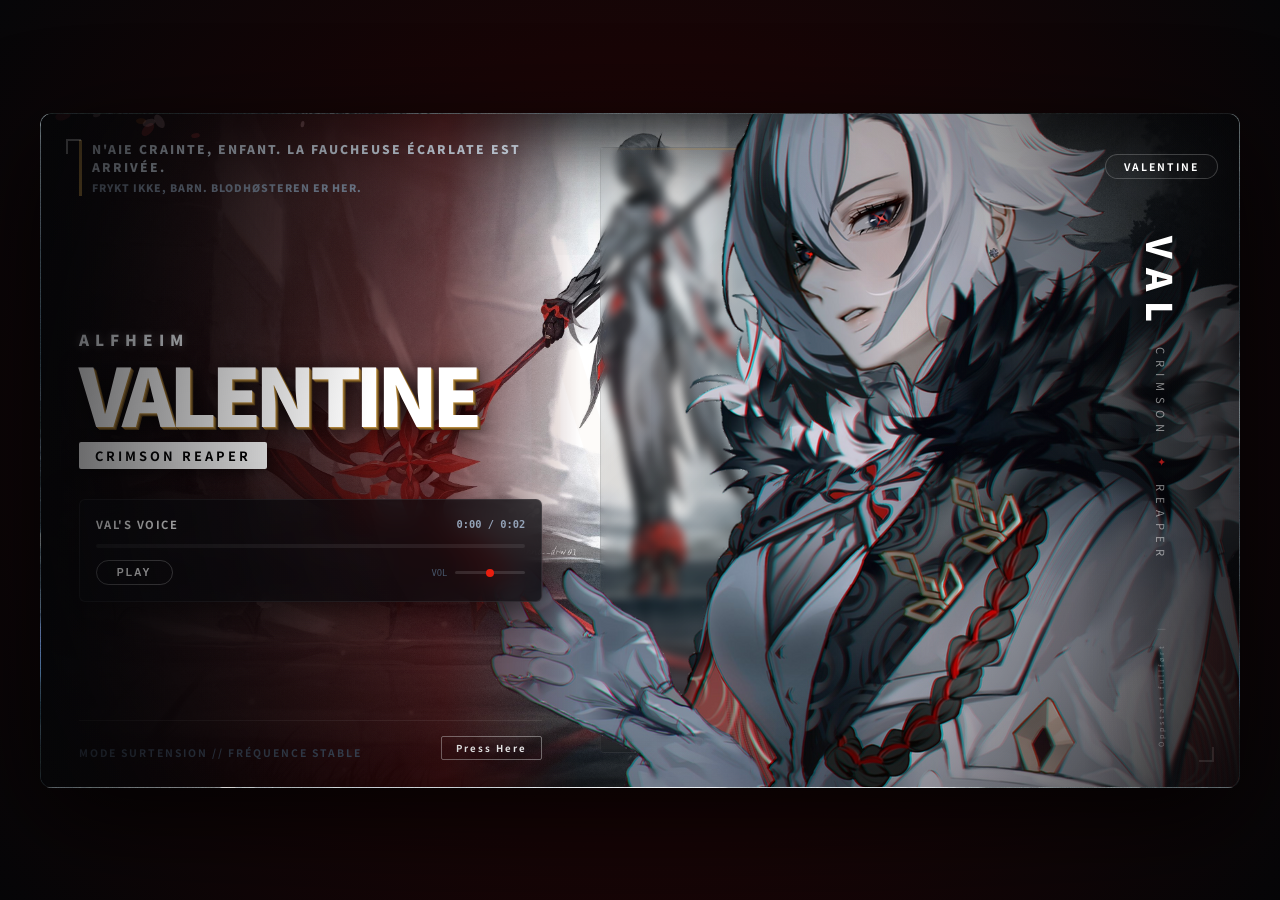
<file: index.html>
<!DOCTYPE html>
<html lang="fr">

<head>
  <meta charset="UTF-8">
  <meta name="viewport" content="width=device-width, initial-scale=1.0">
  <title>Valentine Alfheim </title>
  <link href="https://fonts.googleapis.com/css2?family=Noto+Sans+JP:wght@500;900&family=Syncopate:wght@700&display=swap" rel="stylesheet">
  <style>
    /* --- ESTILOS GENERALES --- */
    * {
      margin: 0;
      padding: 0;
      box-sizing: border-box;
    }

    body {
      background: #060608;
      background-image: radial-gradient(circle at center, #2b0404 0%, #060608 100%);
      font-family: 'Noto Sans JP', 'Syncopate', sans-serif;
      display: flex;
      justify-content: center;
      align-items: center;
      min-height: 100vh;
      overflow-x: hidden;
      overflow-y: auto;
    }

    /* --- CONTENEDOR CON BORDES DESVANECIDOS --- */
    .canvas-container {
      width: 95vw;
      height: 53.43vw;
      max-width: 1200px;
      max-height: 675px;
      display: grid;
      grid-template-columns: 45% 42% 13%;
      /* REEMPLAZAR: pon aquí una URL a un fondo propio (textura, patrón, etc.) */
      background-image: url('img/vale1.jpg');
      background-size: cover;
      background-position: center;
      position: relative;
      box-shadow:
        0 30px 100px rgba(0, 0, 0, 0.8),
        inset 0 0 80px rgba(6, 6, 8, 0.9),
        inset 0 0 140px rgba(0, 0, 0, 0.95);
      border: 1px solid rgba(255, 255, 255, 0.06);
      border-radius: 12px;
      overflow: hidden;
      transition: transform 0.5s cubic-bezier(0.25, 1, 0.5, 1);
    }

    .canvas-container::after {
      content: '';
      position: absolute;
      top: 0;
      left: 0;
      width: 100%;
      height: 100%;
      background: radial-gradient(circle, transparent 40%, rgba(6, 6, 8, 0.85) 100%);
      z-index: 12;
      pointer-events: none;
    }

    .canvas-dot-overlay {
      position: absolute;
      top: 0;
      left: 0;
      width: 100%;
      height: 100%;
      background-image: radial-gradient(rgba(255, 255, 255, 0.04) 15%, transparent 16%);
      background-size: 6px 6px;
      z-index: 2;
      pointer-events: none;
    }

    .ui-corner-bracket {
      position: absolute;
      width: 15px;
      height: 15px;
      border: 2px solid rgba(255, 255, 255, 0.15);
      z-index: 13;
      pointer-events: none;
    }

    .top-left {
      top: 25px;
      left: 25px;
      border-right: none;
      border-bottom: none;
    }

    .bottom-right {
      bottom: 25px;
      right: 25px;
      border-left: none;
      border-top: none;
    }

    /* --- TEXTO DE FONDO ANIMADO --- */
    .nihility-bg-text {
      position: absolute;
      width: 200%;
      top: 45%;
      left: 0;
      transform: translateY(-50%);
      font-family: 'Syncopate', sans-serif;
      font-size: 14rem;
      font-weight: 700;
      color: rgba(181, 137, 61, 0.03);
      letter-spacing: 30px;
      white-space: nowrap;
      z-index: 1;
      pointer-events: none;
      user-select: none;
      animation: move-nihility 35s linear infinite;
    }

    /* --- CANVAS PARA PÉTALOS FLUIDOS --- */
    #petals-canvas {
      position: absolute;
      top: 0;
      left: 0;
      width: 100%;
      height: 100%;
      z-index: 11;
      pointer-events: none;
      will-change: transform;
    }

    /* --- PANEL IZQUIERDO --- */
    .left-panel {
      padding: 5% 7%;
      display: flex;
      flex-direction: column;
      justify-content: space-between;
      position: relative;
      z-index: 5;
      background: linear-gradient(90deg, rgba(6, 6, 8, 0.98) 0%, rgba(70, 3, 3, 0.65) 75%, rgba(0, 0, 0, 0) 100%);
    }

    .hero-quote-header {
      font-size: 0.75rem;
      font-weight: 900;
      color: #cbd5e1;
      letter-spacing: 2px;
      line-height: 1.5;
      text-transform: uppercase;
      border-left: 3px solid #b5893d;
      padding-left: 10px;
    }

    .quote-jp {
      font-size: 0.65rem;
      color: #8492a6;
      display: block;
      margin-top: 4px;
      letter-spacing: 1px;
    }

    .main-title-group {
      position: relative;
      margin-top: 15px;
    }

    .main-kanji {
      font-size: 5.0rem;
      font-weight: 900;
      color: #ffffff;
      line-height: 0.85;
      letter-spacing: -6px;
      display: inline-block;
      text-shadow:
        1px 1px 0px #b5893d,
        2px 2px 0px #8a6428,
        3px 3px 0px #5e4319,
        5px 5px 25px rgba(0, 0, 0, 0.95);
    }

    .japanese-sub {
      font-size: 0.95rem;
      color: #f1f5f9;
      font-weight: 900;
      letter-spacing: 6px;
      margin-bottom: 8px;
      display: block;
      text-shadow: 0 0 8px rgba(255, 255, 255, 0.3);
    }

    .numeric-badge {
      display: inline-block;
      background-color: #ffffff;
      color: #000000;
      padding: 4px 16px;
      font-size: 0.8rem;
      font-weight: bold;
      letter-spacing: 3px;
      margin-top: 10px;
      box-shadow: 0 4px 15px rgba(0, 0, 0, 0.5);
      border-radius: 2px;
    }

    /* --- REPRODUCTOR AUDIO --- */
    .music-player {
      background: rgba(10, 10, 14, 0.75);
      border: 1px solid rgba(255, 255, 255, 0.08);
      padding: 16px;
      margin-top: 30px;
      display: flex;
      flex-direction: column;
      gap: 12px;
      backdrop-filter: blur(12px);
      -webkit-backdrop-filter: blur(12px);
      border-radius: 6px;
      box-shadow: 0 12px 40px rgba(0, 0, 0, 0.5);
      transition: border-color 0.3s ease;
    }

    .music-player.is-playing {
      border-color: rgba(181, 137, 61, 0.4);
    }

    .player-info {
      display: flex;
      justify-content: space-between;
      align-items: center;
    }

    .track-title {
      font-size: 0.7rem;
      font-weight: 700;
      color: #ffffff;
      letter-spacing: 1.5px;
      text-transform: uppercase;
      white-space: nowrap;
      overflow: hidden;
      text-overflow: ellipsis;
      width: 65%;
    }

    .time-display {
      font-size: 0.65rem;
      font-family: monospace;
      color: #94a3b8;
      font-weight: bold;
    }

    .progress-container {
      width: 100%;
      height: 4px;
      background: rgba(255, 255, 255, 0.08);
      position: relative;
      cursor: pointer;
      border-radius: 2px;
    }

    .progress-bar {
      height: 100%;
      width: 0%;
      background: linear-gradient(90deg, #dd270f, #ffffff);
      position: absolute;
      top: 0;
      left: 0;
      border-radius: 2px;
      box-shadow: 0 0 8px #e41a1a;
    }

    .player-controls {
      display: flex;
      justify-content: space-between;
      align-items: center;
    }

    .play-btn {
      background: transparent;
      border: 1px solid rgba(255, 255, 255, 0.3);
      color: #ffffff;
      padding: 6px 20px;
      font-size: 0.65rem;
      font-weight: 900;
      letter-spacing: 2px;
      cursor: pointer;
      text-transform: uppercase;
      border-radius: 20px;
      transition: all 0.25s ease;
    }

    .play-btn:hover {
      background: #ffffff;
      color: #060608;
      transform: scale(1.03);
    }

    .volume-container {
      display: flex;
      align-items: center;
      gap: 8px;
    }

    .volume-label {
      font-size: 0.55rem;
      color: #475569;
      font-family: monospace;
    }

    .volume-slider {
      -webkit-appearance: none;
      appearance: none;
      width: 70px;
      height: 3px;
      background: rgba(255, 255, 255, 0.12);
      outline: none;
      border-radius: 2px;
      cursor: pointer;
    }

    .volume-slider::-webkit-slider-thumb {
      -webkit-appearance: none;
      width: 8px;
      height: 8px;
      background: #e91e0f;
      border-radius: 50%;
    }

    .left-footer {
      display: flex;
      justify-content: space-between;
      align-items: flex-end;
      border-top: 1px solid rgba(255, 255, 255, 0.08);
      padding-top: 15px;
    }

    .game-meta {
      font-size: 0.65rem;
      color: #475569;
      font-weight: bold;
      letter-spacing: 2px;
    }

    .tag-pill {
      background-color: transparent;
      border: 1px solid rgba(255, 255, 255, 0.4);
      color: #ffffff;
      padding: 4px 14px;
      font-size: 0.6rem;
      font-weight: bold;
      letter-spacing: 2px;
      border-radius: 2px;
    }

    /* --- PANEL CENTRAL --- */
    .center-panel {
      position: relative;
      display: flex;
      align-items: center;
      justify-content: center;
      z-index: 4;
    }

    .art-window {
      width: 92%;
      height: 90%;
      position: relative;
      overflow: hidden;
      border-radius: 4px;
      background: linear-gradient(135deg, rgba(20, 30, 30, 0.05) 0%, rgba(10, 15, 15, 0.3) 100%);
      backdrop-filter: blur(4px);
      -webkit-backdrop-filter: blur(4px);
      border: 1px solid rgba(255, 255, 255, 0.06);
    }

    .art-window::after {
      content: '';
      position: absolute;
      width: 100%;
      height: 2px;
      background: linear-gradient(90deg, transparent, rgba(181, 137, 61, 0.3), rgba(255, 255, 255, 0.4), rgba(181, 137, 61, 0.3), transparent);
      top: 0;
      z-index: 2;
      animation: laser-scan 4s linear infinite;
    }

    .large-bg-kanji {
      font-size: 16rem;
      color: rgba(255, 255, 255, 0.02);
      position: absolute;
      top: -20px;
      left: -20px;
      font-weight: 900;
      z-index: 2;
      user-select: none;
    }

    .tech-overlay {
      position: absolute;
      right: 25px;
      top: 25%;
      display: flex;
      flex-direction: column;
      align-items: flex-end;
      gap: 8px;
      color: rgba(255, 255, 255, 0.3);
      font-size: 0.55rem;
      font-family: monospace;
      z-index: 3;
    }

    .live-pulse-bar {
      width: 40px;
      height: 2px;
      background-color: #b5893d;
      animation: bar-stretch 1.2s infinite ease-in-out;
    }

    /* --- EL RENDER DEL PERSONAJE --- */
    .character-root {
      position: absolute;
      width: 140%;
      height: 115%;
      bottom: 2%;
      left: -20%;
      z-index: 10;
      pointer-events: none;
      transition: transform 0.4s cubic-bezier(0.25, 1, 0.5, 1);
      will-change: transform;
    }

    .character-img {
      width: 100%;
      height: 100%;
      object-fit: contain;
      object-position: bottom center;
      filter: drop-shadow(0 15px 30px rgba(0, 0, 0, 0.8)) drop-shadow(0 0 60px rgba(220, 38, 38, 0.12));
      animation: float-character 6s ease-in-out infinite;
    }

    /* --- PANEL DERECHO --- */
    .right-panel {
      background: transparent;
      padding: 40px 15px;
      display: flex;
      flex-direction: column;
      justify-content: space-between;
      align-items: center;
      color: #ffffff;
      position: relative;
      z-index: 15;
      background: linear-gradient(-90deg, rgba(6, 6, 8, 0.4) 0%, transparent 100%);
    }

    .pill-box {
      border: 1px solid rgba(255, 255, 255, 0.2);
      border-radius: 20px;
      padding: 4px 18px;
      font-size: 0.65rem;
      letter-spacing: 2px;
      font-weight: bold;
      background: rgba(255, 255, 255, 0.02);
    }

    .vertical-text-wrap {
      display: flex;
      flex-direction: column;
      align-items: center;
      gap: 15px;
    }

    .v-kanji-title {
      writing-mode: vertical-rl;
      font-size: 2.2rem;
      font-weight: 900;
      letter-spacing: 10px;
      color: #ffffff;
      text-shadow: 0 4px 10px rgba(0, 0, 0, 0.6);
    }

    .v-latin-sub {
      writing-mode: vertical-rl;
      font-size: 0.7rem;
      letter-spacing: 6px;
      color: rgba(255, 255, 255, 0.5);
    }

    .diamond {
      color: #a31818;
      font-size: 0.7rem;
      animation: pulse-glow 2s infinite ease-in-out;
    }

    .panel-footer-stamp {
      text-align: center;
    }

    .micro-japanese {
      font-size: 0.45rem;
      letter-spacing: 3px;
      color: rgba(255, 255, 255, 0.3);
      writing-mode: vertical-rl;
      transform: rotate(180deg);
      margin-top: 8px;
    }

    /* --- KEYFRAMES --- */
    @keyframes move-nihility {
      0% {
        transform: translate(0, -50%);
      }

      100% {
        transform: translate(-50%, -50%);
      }
    }

    @keyframes float-character {

      0%,
      100% {
        transform: translateY(0px);
      }

      50% {
        transform: translateY(-10px);
      }
    }

    @keyframes laser-scan {
      0% {
        top: 0%;
        opacity: 0;
      }

      5%,
      95% {
        opacity: 1;
      }

      100% {
        top: 100%;
        opacity: 0;
      }
    }

    @keyframes bar-stretch {

      0%,
      100% {
        width: 15px;
      }

      50% {
        width: 45px;
      }
    }

    @keyframes pulse-glow {

      0%,
      100% {
        opacity: 0.3;
        transform: scale(0.9);
      }

      50% {
        opacity: 1;
        transform: scale(1.1);
      }
    }

    /* --- RESPONSIVE: MÓVIL / TABLET --- */
    @media (max-width: 860px) {
      html, body {
        height: auto;
        min-height: 100vh;
        overflow-y: auto;
        overflow-x: hidden;
      }

      body {
        align-items: flex-start;
        background-attachment: fixed;
      }

      .canvas-container {
        width: 100%;
        max-width: 100%;
        height: auto;
        min-height: 100vh;
        display: flex;
        flex-direction: column;
        border-radius: 0;
        border: none;
        box-shadow: none;
      }

      /* el personaje sube arriba de todo, antes del texto */
      .center-panel {
        order: -1;
        min-height: 46vh;
        flex-shrink: 0;
      }

      .left-panel {
        padding: 28px 24px 32px;
        background: linear-gradient(180deg, rgba(6, 6, 8, 0.98) 0%, rgba(70, 3, 3, 0.55) 100%);
      }

      /* el panel vertical es decorativo, se quita en movil */
      .right-panel {
        display: none;
      }

      .nihility-bg-text {
        font-size: 5.5rem;
      }

      .large-bg-kanji {
        font-size: 8rem;
      }

      .hero-quote-header {
        font-size: 0.68rem;
        line-height: 1.4;
      }

      .main-kanji {
        font-size: 2.6rem;
        letter-spacing: -3px;
      }

      .japanese-sub {
        font-size: 0.8rem;
        letter-spacing: 4px;
      }

      .music-player {
        margin-top: 22px;
        padding: 14px;
      }

      .track-title {
        width: 55%;
      }

      .character-root {
        width: 150%;
        left: -25%;
      }

      .art-window {
        width: 94%;
        height: 92%;
      }
    }

    @media (max-width: 420px) {
      .main-kanji {
        font-size: 2.1rem;
      }

      .large-bg-kanji {
        font-size: 6rem;
      }

      .left-panel {
        padding: 22px 18px 26px;
      }

      .volume-container {
        display: none;
      }
    }
  </style>
</head>

<body>

  <div class="canvas-container" id="main-canvas">

    <div class="canvas-dot-overlay"></div>
    <div class="ui-corner-bracket top-left"></div>
    <div class="ui-corner-bracket bottom-right"></div>

    <div class="nihility-bg-text">CRIMSON REAPER CRIMSON REAPER</div>

    <!-- EFECTO DE FLORES DELICADAS -->
    <canvas id="petals-canvas"></canvas>

    <!-- PANEL IZQUIERDO -->
    <section class="left-panel">
      <div class="hero-quote-header">
        N'aie crainte, enfant. La Faucheuse Écarlate est arrivée.
        <span class="quote-jp">Frykt ikke, barn. Blodhøsteren er her.</span>
      </div>

      <div class="main-title-group">
        <span class="japanese-sub">ALFHEIM</span>
        <h1 class="main-kanji">VALENTINE</h1>
        <br>
        <div class="numeric-badge">CRIMSON REAPER</div>

        <div class="music-player" id="player-card">
          <!-- REEMPLAZAR: pon aquí el link directo (.mp3) de la canción que quieras usar -->
          <audio id="audio-element" src='audio/val-voice.ogg'></audio>

          <div class="player-info">
            <span class="track-title" id="track-name"> Val's Voice</span>
            <span class="time-display" id="time-track">0:00 / 0:00</span>
          </div>

          <div class="progress-container" id="progress-cont">
            <div class="progress-bar" id="progress-actual"></div>
          </div>

          <div class="player-controls">
            <button class="play-btn" id="play-trigger">Play</button>
            <div class="volume-container">
              <span class="volume-label">VOL</span>
              <input type="range" class="volume-slider" id="vol-slider" min="0" max="1" step="0.05" value="0.5">
            </div>
          </div>
        </div>
      </div>

      <div class="left-footer">
        <p class="game-meta">MODE SURTENSION // FRÉQUENCE STABLE</p>
        <a href="article.html" class="tag-pill" style="text-decoration: none; cursor: pointer;">Press Here</a>
      </div>
    </section>

    <!-- PANEL CENTRAL -->
    <section class="center-panel">
      <div class="art-window">
        <span class="large-bg-kanji">ᚹ</span>
        <div class="tech-overlay">
          <span>STATUT: ACTIF</span>
          <span>GLASS: VAL_ALFHEIM</span>
          <div class="live-pulse-bar"></div>
        </div>
      </div>
      <!-- Elemento Raíz del Personajee -->
      <div class="character-root" id="character-layer">
        <!-- REEMPLAZAR src: pon aquí el link a tu propio render/PNG -->
        <img src="img/vale3.png" alt="Render" class="Valentine">
      </div>
    </section>

    <!-- PANEL DERECHO -->
    <aside class="right-panel">
      <div class="pill-box">VALENTINE</div>
      <div class="vertical-text-wrap">
        <span class="v-kanji-title">VAL</span>
        <span class="v-latin-sub">CRIMSON</span>
        <span class="diamond">✦</span>
        <span class="v-latin-sub">REAPER</span>
      </div>
      <div class="panel-footer-stamp">
        <div style="color: rgba(255,255,255,0.2); font-size: 10px;">—</div>
        <p class="micro-japanese">Oppstart fullført</p>
      </div>
    </aside>

  </div>

  <script>
    const mainCanvas = document.getElementById('main-canvas');
    const charLayer = document.getElementById('character-layer');
    const audio = document.getElementById('audio-element');
    const playBtn = document.getElementById('play-trigger');
    const playerCard = document.getElementById('player-card');
    const progressContainer = document.getElementById('progress-cont');
    const progressBar = document.getElementById('progress-actual');
    const timeDisplay = document.getElementById('time-track');
    const volumeSlider = document.getElementById('vol-slider');
    // --- PARALLAX DE CAPAS SUAVE E INERTE ---
    let mouseX = 0,
      mouseY = 0;
    let charX = 0,
      charY = 0;
    let petalsParamX = 0;
    document.addEventListener('mousemove', (e) => {
      mouseX = (e.clientX - window.innerWidth / 2) / (window.innerWidth / 2);
      mouseY = (e.clientY - window.innerHeight / 2) / (window.innerHeight / 2);
    });

    function updateParallax() {
      const targetX = mouseX * 18;
      const targetY = mouseY * 12;
      charX += (targetX - charX) * 0.08;
      charY += (targetY - charY) * 0.08;
      petalsParamX += (-mouseX * 10 - petalsParamX) * 0.05;
      charLayer.style.transform = `translate(${charX}px, ${charY}px)`;
      requestAnimationFrame(updateParallax);
    }
    updateParallax();
    // --- SISTEMA DE PÉTALOS DE FLORES DELICADAS ---
    const petalCanvas = document.getElementById('petals-canvas');
    const ctx = petalCanvas.getContext('2d');

    function resizeCanvas() {
      petalCanvas.width = mainCanvas.clientWidth;
      petalCanvas.height = mainCanvas.clientHeight;
    }
    window.addEventListener('resize', resizeCanvas);
    setTimeout(resizeCanvas, 100);
    const petalsArray = [];
    const maxPetals = 30;
    class Petal {
      constructor() {
        this.x = Math.random() * petalCanvas.width;
        this.y = Math.random() * -petalCanvas.height;
        this.size = Math.random() * 5 + 3;
        this.speedY = Math.random() * 0.7 + 0.3;
        this.speedX = Math.random() * 0.4 - 0.2;
        this.angle = Math.random() * 360;
        this.spin = Math.random() * 0.8 - 0.4;
        const colors = [
          'rgba(239, 68, 68, 0.25)',
          'rgba(249, 115, 22, 0.20)',
          'rgba(254, 205, 211, 0.25)'
        ];
        this.color = colors[Math.floor(Math.random() * colors.length)];
      }
      update() {
        this.y += this.speedY;
        this.x += this.speedX + Math.sin(this.y / 40) * 0.25 + (petalsParamX * 0.02);
        this.angle += this.spin;
        if (this.y > petalCanvas.height + 10) {
          this.y = -10;
          this.x = Math.random() * petalCanvas.width;
        }
      }
      draw() {
        ctx.save();
        ctx.translate(this.x, this.y);
        ctx.rotate((this.angle * Math.PI) / 180);
        ctx.fillStyle = this.color;
        ctx.beginPath();
        ctx.ellipse(0, 0, this.size, this.size / 1.8, 0, 0, 2 * Math.PI);
        ctx.fill();
        ctx.restore();
      }
    }
    for (let i = 0; i < maxPetals; i++) {
      petalsArray.push(new Petal());
    }

    function animatePetals() {
      ctx.clearRect(0, 0, petalCanvas.width, petalCanvas.height);
      for (let i = 0; i < petalsArray.length; i++) {
        petalsArray[i].update();
        petalsArray[i].draw();
      }
      requestAnimationFrame(animatePetals);
    }
    animatePetals();
    // --- LÓGICA DE AUDIO ---
    audio.volume = volumeSlider.value;
    playBtn.addEventListener('click', () => {
      if (audio.paused) {
        audio.play();
        playBtn.textContent = 'Pause';
        playerCard.classList.add('is-playing');
      } else {
        audio.pause();
        playBtn.textContent = 'Play';
        playerCard.classList.remove('is-playing');
      }
    });

    function formatTime(secs) {
      if (isNaN(secs)) return "0:00";
      const minutes = Math.floor(secs / 60);
      const seconds = Math.floor(secs % 60);
      return `${minutes}:${seconds < 10 ? '0' : ''}${seconds}`;
    }
    audio.addEventListener('timeupdate', () => {
      const percent = (audio.currentTime / audio.duration) * 100;
      progressBar.style.width = `${percent}%`;
      timeDisplay.textContent = `${formatTime(audio.currentTime)} / ${formatTime(audio.duration)}`;
    });
    audio.addEventListener('loadedmetadata', () => {
      timeDisplay.textContent = `0:00 / ${formatTime(audio.duration)}`;
    });
    progressContainer.addEventListener('click', (e) => {
      const rect = progressContainer.getBoundingClientRect();
      const clickX = e.clientX - rect.left;
      const width = rect.width;
      audio.currentTime = (clickX / width) * audio.duration;
    });
    volumeSlider.addEventListener('input', (e) => {
      audio.volume = e.target.value;
    });
    audio.addEventListener('ended', () => {
      playBtn.textContent = 'Play';
      progressBar.style.width = '0%';
      playerCard.classList.remove('is-playing');
    });
  </script>
</body>

</html>
</file>
